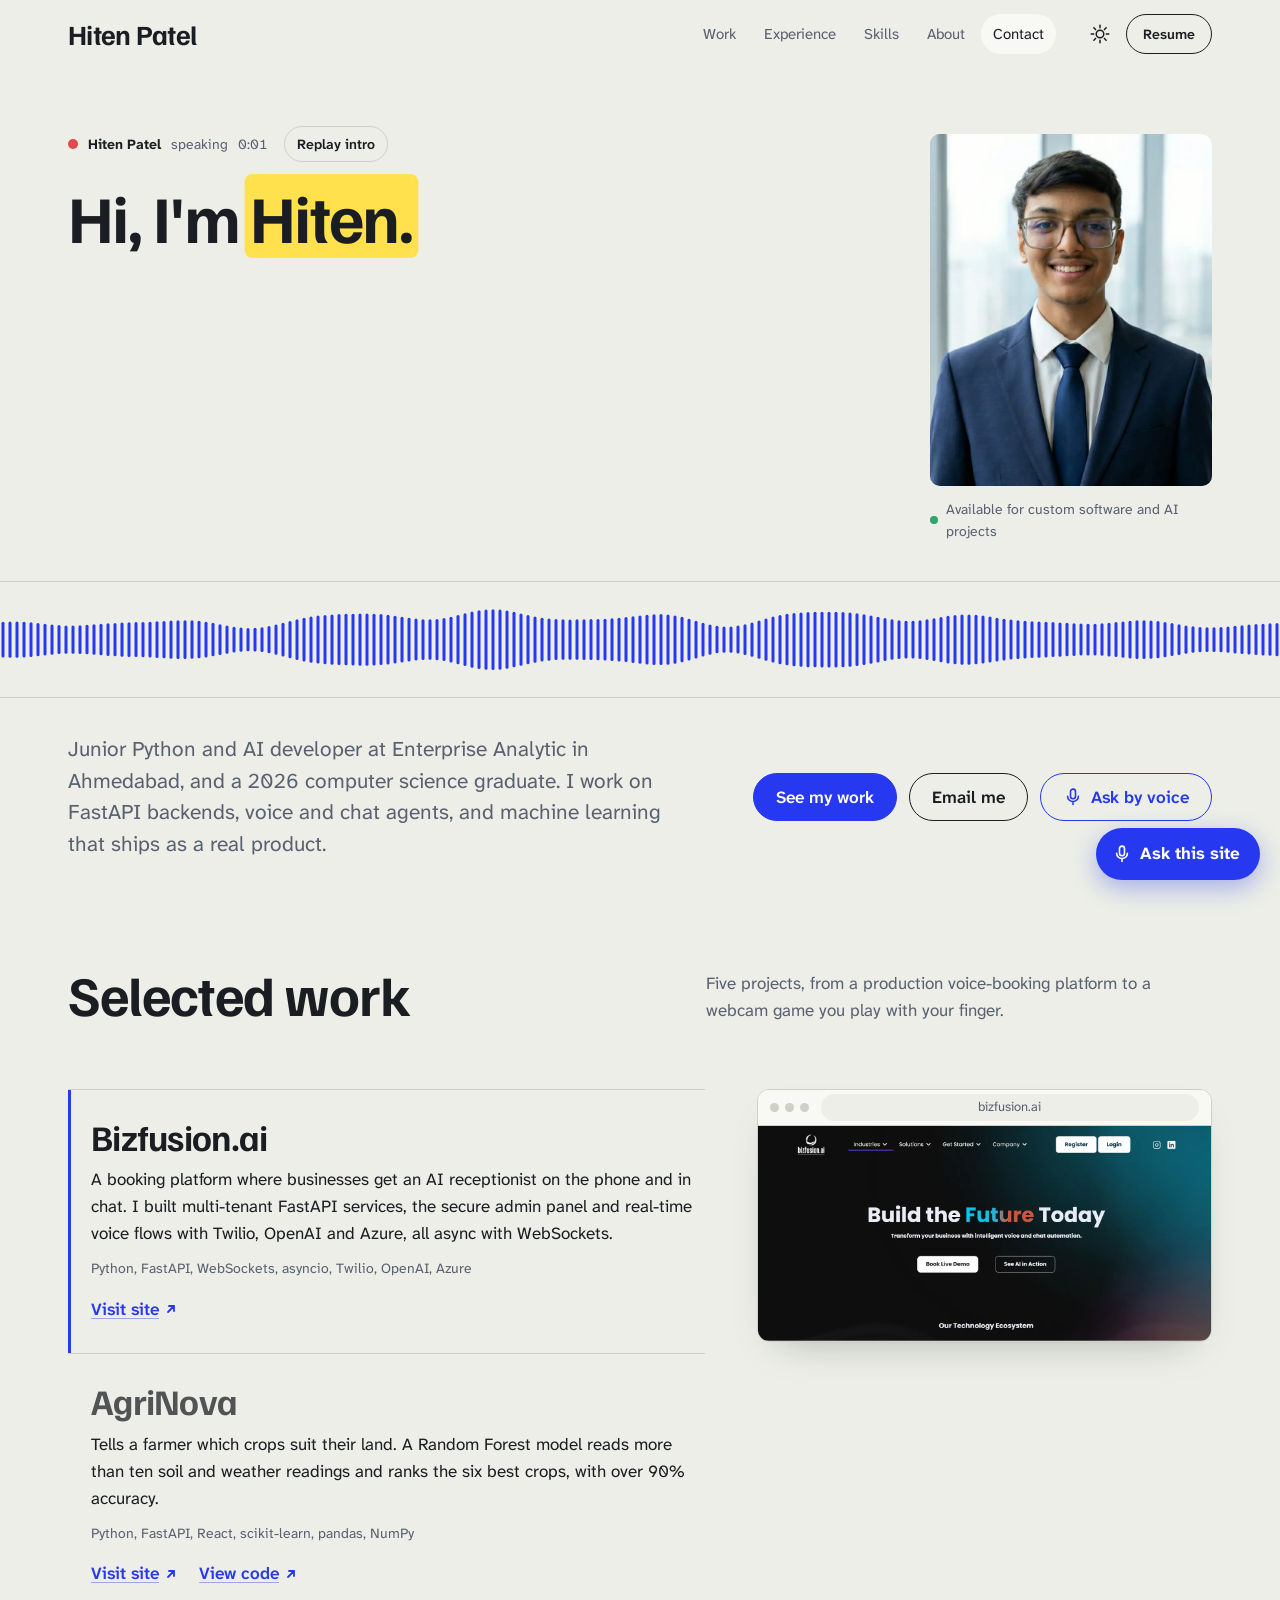
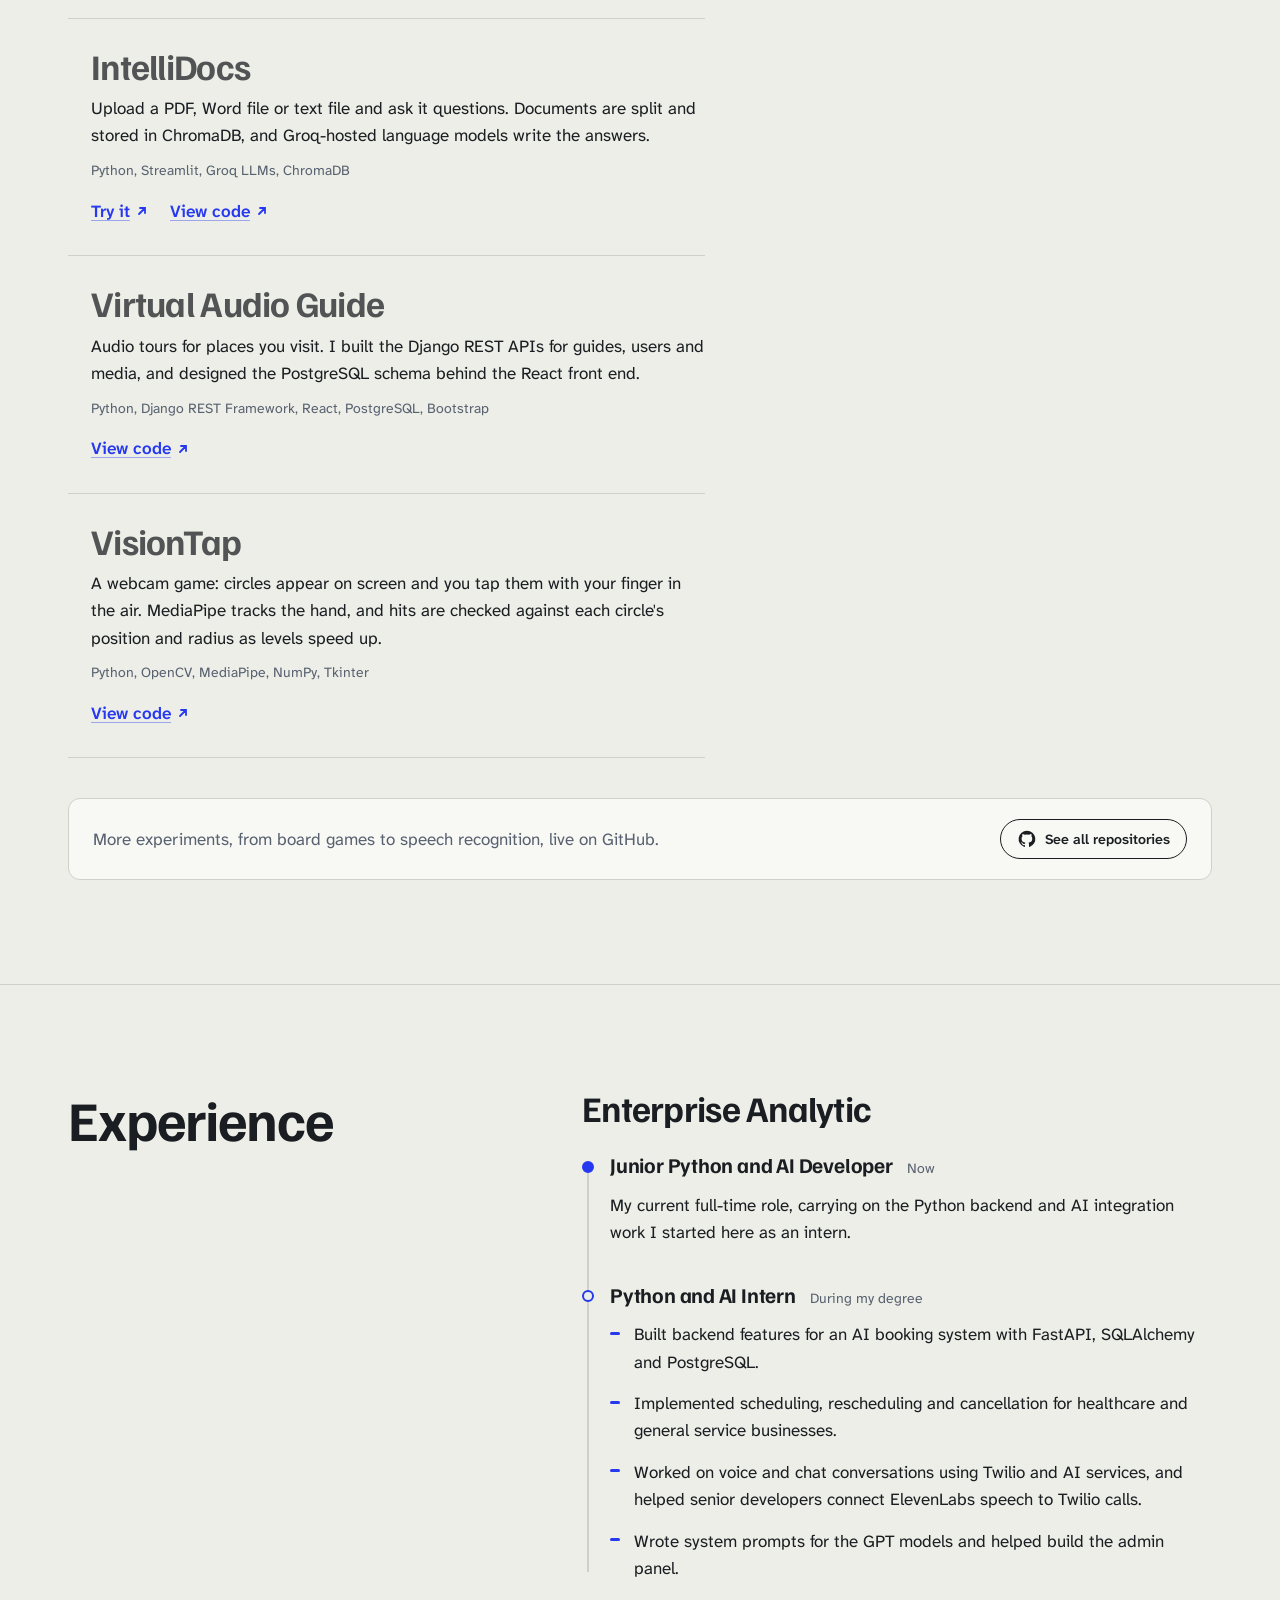
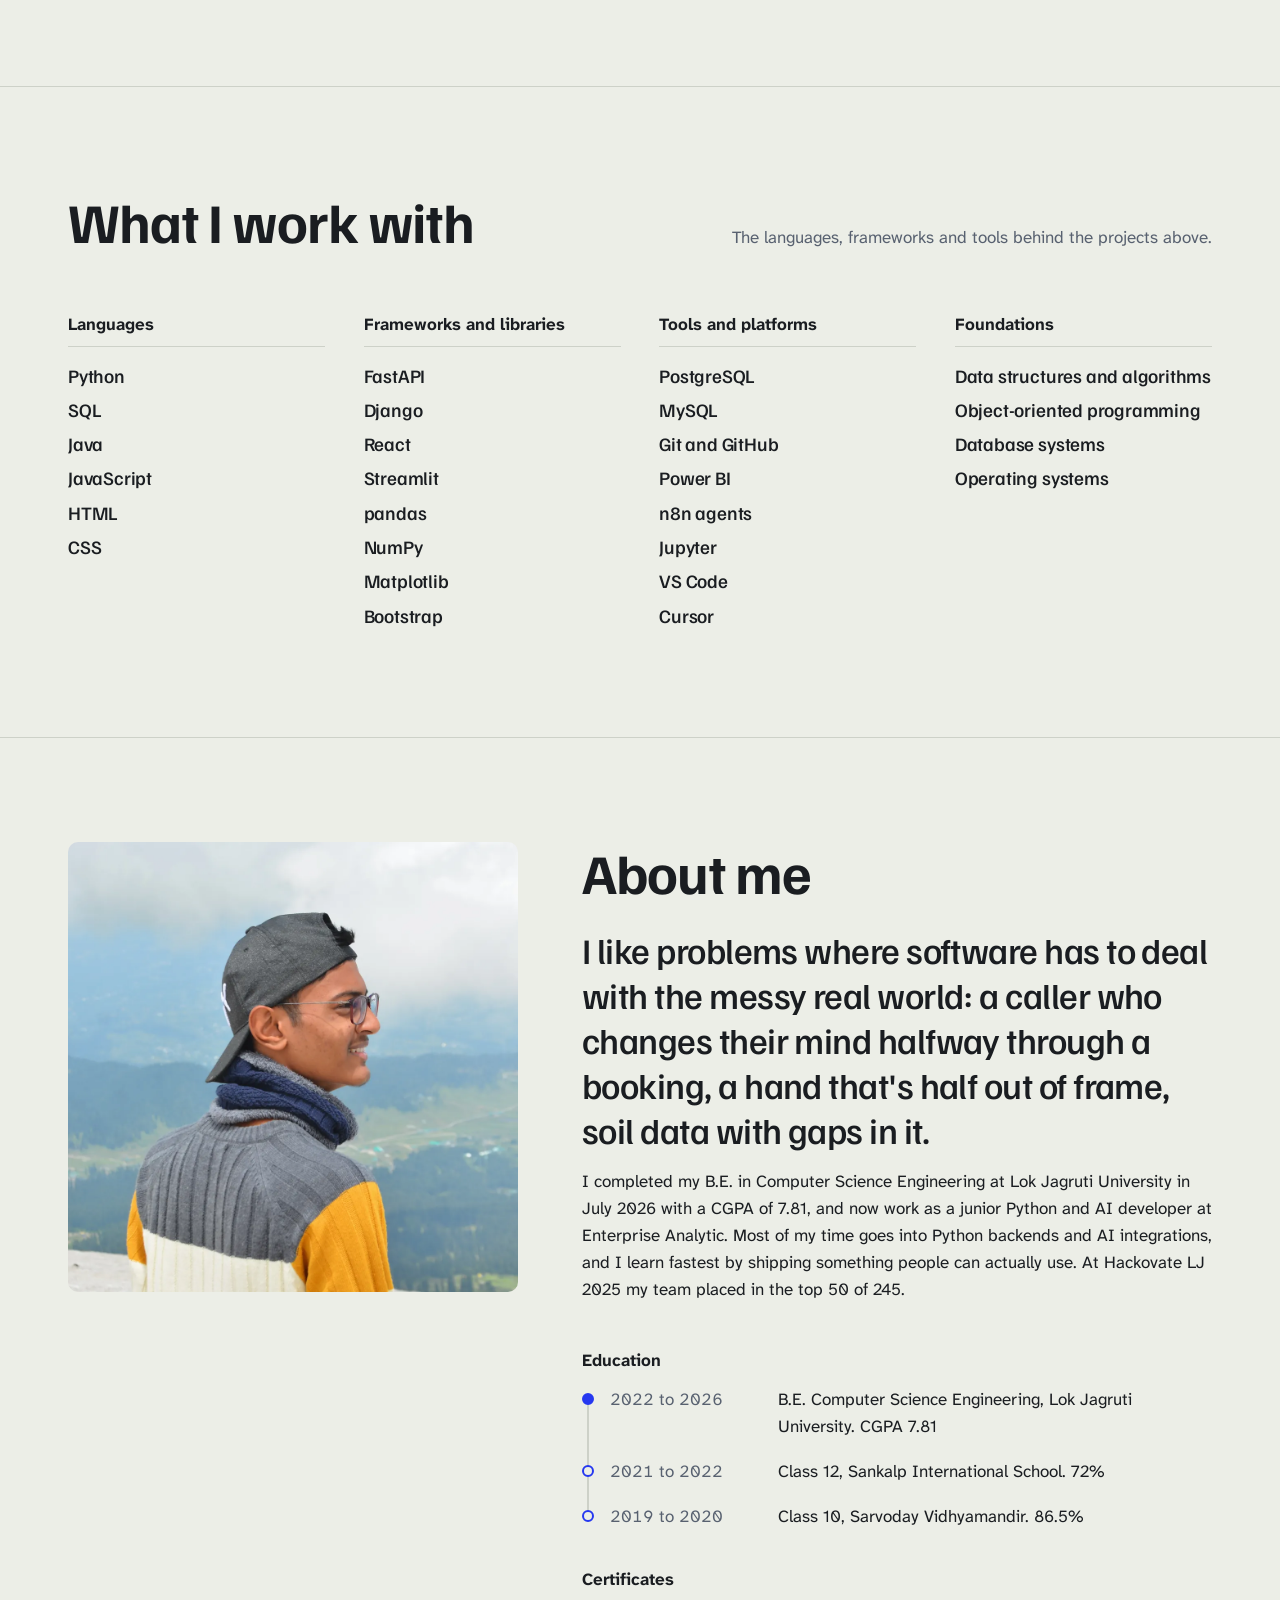
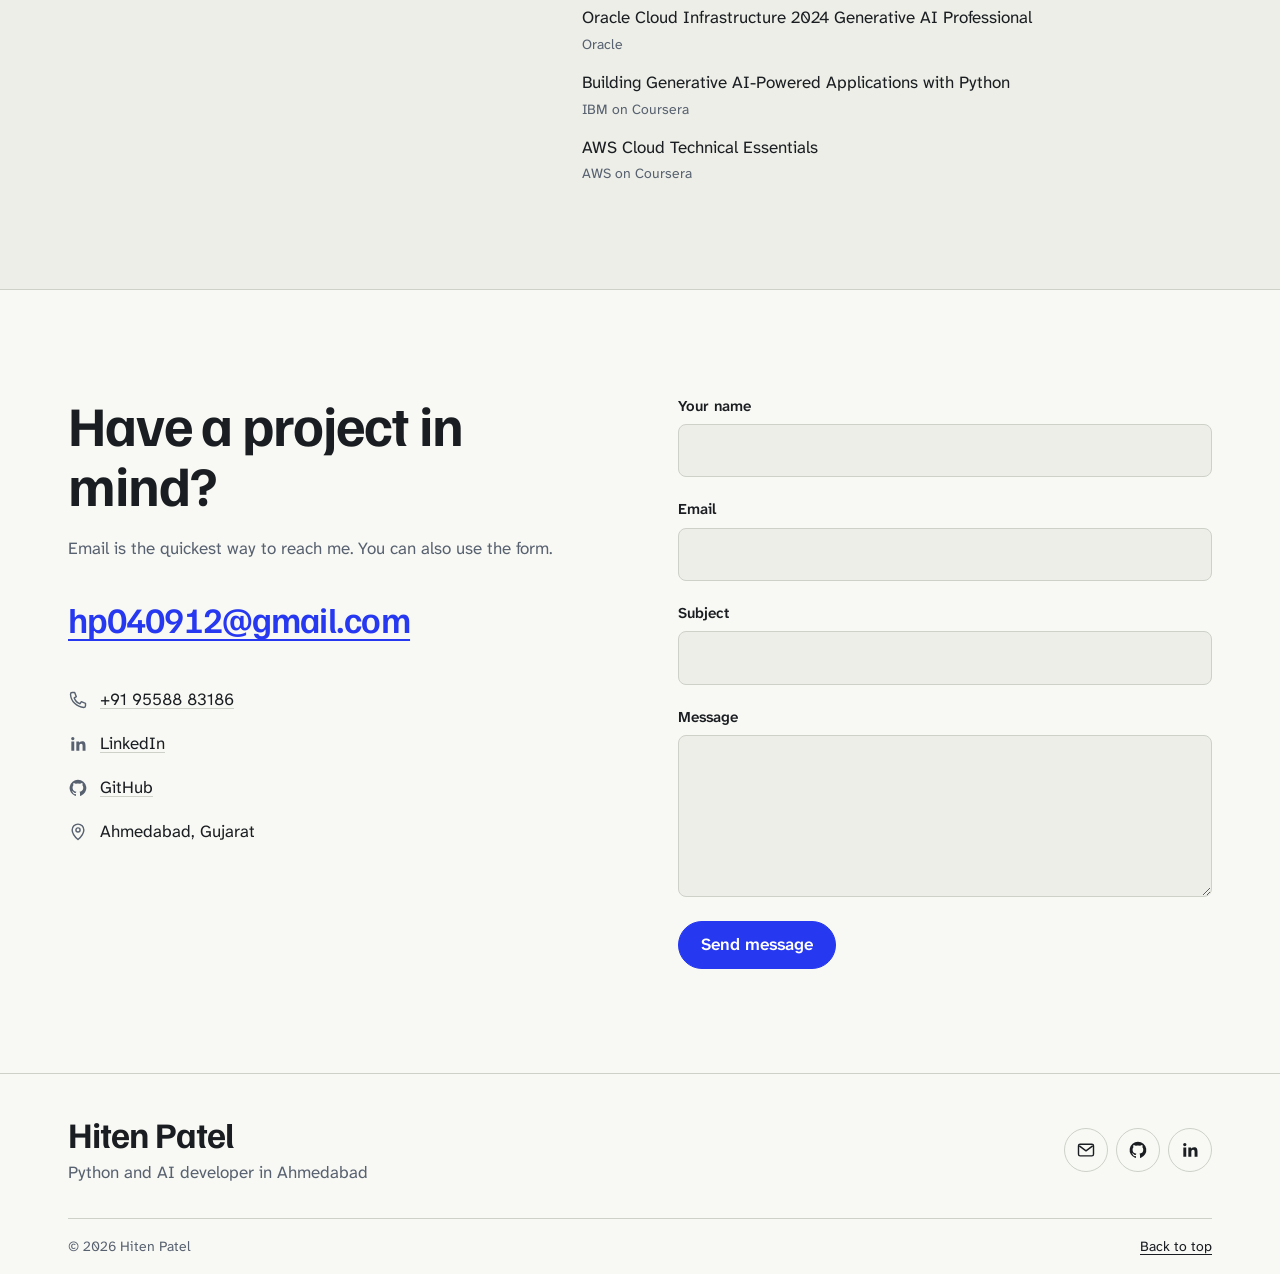
<file: index.html>
<!DOCTYPE html>
<html lang="en">
<head>
    <meta charset="UTF-8">
    <meta name="viewport" content="width=device-width, initial-scale=1.0">
    <title>Hiten Patel | Python and AI Developer</title>
    <meta name="description" content="Hiten Patel is a Python and AI developer in Ahmedabad building voice and chat agents, FastAPI backends and machine learning tools.">
    <meta property="og:title" content="Hiten Patel | Python and AI Developer">
    <meta property="og:description" content="Custom software, AI agents and AI integrations, built by Hiten Patel.">
    <meta property="og:image" content="images/web/hiten-portrait.webp">
    <meta name="theme-color" content="#ECEEE7" media="(prefers-color-scheme: light)">
    <meta name="theme-color" content="#15171B" media="(prefers-color-scheme: dark)">
    <link rel="icon" href="data:image/svg+xml,%3Csvg xmlns='http://www.w3.org/2000/svg' viewBox='0 0 32 32'%3E%3Crect width='32' height='32' rx='8' fill='%232638F0'/%3E%3Cg fill='%23fff'%3E%3Crect x='6' y='13' width='3' height='6' rx='1.5'/%3E%3Crect x='11' y='8' width='3' height='16' rx='1.5'/%3E%3Crect x='16' y='11' width='3' height='10' rx='1.5'/%3E%3Crect x='21' y='6' width='3' height='20' rx='1.5'/%3E%3C/g%3E%3C/svg%3E">
    <link rel="preconnect" href="https://fonts.googleapis.com">
    <link rel="preconnect" href="https://fonts.gstatic.com" crossorigin>
    <link href="https://fonts.googleapis.com/css2?family=Atkinson+Hyperlegible+Next:ital,wght@0,400;0,600;0,700;1,400&family=Familjen+Grotesk:wght@400..700&display=swap" rel="stylesheet">
    <link rel="stylesheet" href="css/style.css">
    <script>
        try { var t = localStorage.getItem('theme'); if (t) document.documentElement.setAttribute('data-theme', t); } catch (e) {}
    </script>
</head>
<body>
    <a class="skip-link" href="#main">Skip to content</a>

    <header class="site-header" id="top">
        <div class="wrap header-inner">
            <a href="#top" class="wordmark" aria-label="Hiten Patel, back to top">
                Hiten Patel
            </a>

            <nav class="site-nav" id="site-nav" aria-label="Main">
                <a href="#work">Work</a>
                <a href="#experience">Experience</a>
                <a href="#skills">Skills</a>
                <a href="#about">About</a>
                <a href="#contact">Contact</a>
                <a href="images/hitenCV.pdf" class="nav-resume" target="_blank" rel="noopener">Resume (PDF)</a>
            </nav>

            <div class="header-actions">
                <button class="icon-btn theme-toggle" type="button" aria-label="Switch colour theme">
                    <svg class="i-sun" viewBox="0 0 24 24" aria-hidden="true"><circle cx="12" cy="12" r="4.5"/><path d="M12 1.5v3M12 19.5v3M4.6 4.6l2.1 2.1M17.3 17.3l2.1 2.1M1.5 12h3M19.5 12h3M4.6 19.4l2.1-2.1M17.3 6.7l2.1-2.1"/></svg>
                    <svg class="i-moon" viewBox="0 0 24 24" aria-hidden="true"><path d="M20.5 14.2A8.5 8.5 0 0 1 9.8 3.5a8.5 8.5 0 1 0 10.7 10.7z"/></svg>
                </button>
                <a class="btn btn-small" href="images/hitenCV.pdf" target="_blank" rel="noopener">Resume</a>
                <button class="icon-btn menu-toggle" type="button" aria-expanded="false" aria-controls="site-nav" aria-label="Open menu">
                    <svg viewBox="0 0 24 24" aria-hidden="true"><path d="M3 7h18M3 12h18M3 17h18"/></svg>
                </button>
            </div>
        </div>
    </header>

    <main id="main">
        <!-- Hero: the intro transcribes itself like a live caption -->
        <section class="hero" aria-labelledby="hero-title">
            <div class="wrap hero-grid">
                <div class="hero-copy">
                    <div class="speaker">
                        <span class="speaker-dot" aria-hidden="true"></span>
                        <span class="speaker-name" aria-hidden="true">Hiten Patel</span>
                        <span class="speaker-status" data-status aria-hidden="true">speaking</span>
                        <span class="speaker-time" data-timer aria-hidden="true">0:00</span>
                        <button class="replay" type="button" data-replay>Replay intro</button>
                    </div>

                    <h1 class="transcript" id="hero-title" data-transcript>Hi, I'm Hiten. I build custom software, AI agents and the integrations that put AI to work.</h1>
                </div>

                <figure class="hero-portrait">
                    <img src="images/web/hiten-portrait.webp" width="900" height="933" alt="Hiten Patel in a navy suit, smiling" fetchpriority="high">
                    <figcaption>Available for custom software and AI projects</figcaption>
                </figure>
            </div>

            <div class="wave-wrap">
                <canvas class="wave" data-wave aria-hidden="true" title="Move your cursor over the waveform"></canvas>
            </div>

            <div class="wrap hero-foot">
                <p class="hero-sub">Junior Python and AI developer at Enterprise Analytic in Ahmedabad, and a 2026 computer science graduate. I work on FastAPI backends, voice and chat agents, and machine learning that ships as a real product.</p>
                <div class="hero-actions">
                    <a class="btn btn-primary" href="#work">See my work</a>
                    <a class="btn" href="mailto:hp040912@gmail.com">Email me</a>
                    <button class="btn btn-ask" type="button" data-ask-open data-ask-listen><svg viewBox="0 0 24 24" aria-hidden="true"><rect x="9" y="2.5" width="6" height="11.5" rx="3"/><path d="M5.5 11a6.5 6.5 0 0 0 13 0M12 17.5V21"/></svg>Ask by voice</button>
                </div>
            </div>
        </section>

        <!-- Work -->
        <section class="section work" id="work" aria-labelledby="work-title">
            <div class="wrap">
                <div class="section-head">
                    <h2 id="work-title">Selected work</h2>
                    <p>Five projects, from a production voice-booking platform to a webcam game you play with your finger.</p>
                </div>

                <div class="work-layout">
                    <ol class="project-list" data-projects>
                        <li class="project is-active" data-image="images/web/bizfusion.webp" data-url="bizfusion.ai">
                            <img class="project-shot" src="images/web/bizfusion.webp" width="1400" height="665" alt="Bizfusion.ai landing page" loading="lazy">
                            <div class="project-body">
                                <h3 class="project-title">Bizfusion.ai</h3>
                                <p>A booking platform where businesses get an AI receptionist on the phone and in chat. I built multi-tenant FastAPI services, the secure admin panel and real-time voice flows with Twilio, OpenAI and Azure, all async with WebSockets.</p>
                                <p class="project-stack">Python, FastAPI, WebSockets, asyncio, Twilio, OpenAI, Azure</p>
                                <div class="project-links">
                                    <a href="https://bizfusion.ai/" target="_blank" rel="noopener">Visit site<svg viewBox="0 0 16 16" aria-hidden="true"><path d="M5 11 11 5M6 5h5v5"/></svg></a>
                                </div>
                            </div>
                        </li>
                        <li class="project" data-image="images/web/agrinova.webp" data-url="agrinova.me">
                            <img class="project-shot" src="images/web/agrinova.webp" width="1400" height="689" alt="AgriNova home page with a green crop field" loading="lazy">
                            <div class="project-body">
                                <h3 class="project-title">AgriNova</h3>
                                <p>Tells a farmer which crops suit their land. A Random Forest model reads more than ten soil and weather readings and ranks the six best crops, with over 90% accuracy.</p>
                                <p class="project-stack">Python, FastAPI, React, scikit-learn, pandas, NumPy</p>
                                <div class="project-links">
                                    <a href="https://agrinova.me/" target="_blank" rel="noopener">Visit site<svg viewBox="0 0 16 16" aria-hidden="true"><path d="M5 11 11 5M6 5h5v5"/></svg></a>
                                    <a href="https://github.com/hitten04/AgriNova" target="_blank" rel="noopener">View code<svg viewBox="0 0 16 16" aria-hidden="true"><path d="M5 11 11 5M6 5h5v5"/></svg></a>
                                </div>
                            </div>
                        </li>
                        <li class="project" data-image="images/web/intellidocs.webp" data-url="intellidocs1.streamlit.app">
                            <img class="project-shot" src="images/web/intellidocs.webp" width="1400" height="662" alt="IntelliDocs app with a document upload sidebar" loading="lazy">
                            <div class="project-body">
                                <h3 class="project-title">IntelliDocs</h3>
                                <p>Upload a PDF, Word file or text file and ask it questions. Documents are split and stored in ChromaDB, and Groq-hosted language models write the answers.</p>
                                <p class="project-stack">Python, Streamlit, Groq LLMs, ChromaDB</p>
                                <div class="project-links">
                                    <a href="https://intellidocs1.streamlit.app/" target="_blank" rel="noopener">Try it<svg viewBox="0 0 16 16" aria-hidden="true"><path d="M5 11 11 5M6 5h5v5"/></svg></a>
                                    <a href="https://github.com/hitten04/IntelliDocs" target="_blank" rel="noopener">View code<svg viewBox="0 0 16 16" aria-hidden="true"><path d="M5 11 11 5M6 5h5v5"/></svg></a>
                                </div>
                            </div>
                        </li>
                        <li class="project" data-image="images/web/virtualaudioguide.webp" data-url="github.com/hitten04/VirtualAudioGuide">
                            <img class="project-shot" src="images/web/virtualaudioguide.webp" width="1400" height="687" alt="Virtual Audio Guide home page, Discover the World Through Sound" loading="lazy">
                            <div class="project-body">
                                <h3 class="project-title">Virtual Audio Guide</h3>
                                <p>Audio tours for places you visit. I built the Django REST APIs for guides, users and media, and designed the PostgreSQL schema behind the React front end.</p>
                                <p class="project-stack">Python, Django REST Framework, React, PostgreSQL, Bootstrap</p>
                                <div class="project-links">
                                    <a href="https://github.com/hitten04/VirtualAudioGuide" target="_blank" rel="noopener">View code<svg viewBox="0 0 16 16" aria-hidden="true"><path d="M5 11 11 5M6 5h5v5"/></svg></a>
                                </div>
                            </div>
                        </li>
                        <li class="project" data-image="images/web/visiontap-cover.webp" data-url="github.com/hitten04/VisionTap">
                            <img class="project-shot" src="images/web/visiontap-cover.webp" width="1400" height="788" alt="VisionTap cover: Hiten raising his hand with tracking points drawn on it, next to a screenshot of the game and the OpenCV, Python and MediaPipe logos" loading="lazy">
                            <div class="project-body">
                                <h3 class="project-title">VisionTap</h3>
                                <p>A webcam game: circles appear on screen and you tap them with your finger in the air. MediaPipe tracks the hand, and hits are checked against each circle's position and radius as levels speed up.</p>
                                <p class="project-stack">Python, OpenCV, MediaPipe, NumPy, Tkinter</p>
                                <div class="project-links">
                                    <a href="https://github.com/hitten04/VisionTap-Circles-game-using-Opencv" target="_blank" rel="noopener">View code<svg viewBox="0 0 16 16" aria-hidden="true"><path d="M5 11 11 5M6 5h5v5"/></svg></a>
                                </div>
                            </div>
                        </li>
                    </ol>

                    <div class="project-preview" aria-hidden="true">
                        <div class="preview-window">
                            <div class="preview-bar">
                                <span class="preview-dots"><i></i><i></i><i></i></span>
                                <span class="preview-url" data-preview-url>bizfusion.ai</span>
                            </div>
                            <div class="preview-frame" data-preview>
                                <img src="images/web/bizfusion.webp" alt="" class="is-shown">
                            </div>
                        </div>
                    </div>
                </div>

                <div class="more-work">
                    <p>More experiments, from board games to speech recognition, live on GitHub.</p>
                    <a class="btn btn-small" href="https://github.com/hitten04" target="_blank" rel="noopener"><svg viewBox="0 0 24 24" aria-hidden="true"><path class="fill" d="M12 2a10 10 0 0 0-3.2 19.5c.5.1.7-.2.7-.5v-1.7c-2.8.6-3.4-1.3-3.4-1.3-.4-1.2-1.1-1.5-1.1-1.5-.9-.6.1-.6.1-.6 1 .1 1.5 1 1.5 1 .9 1.5 2.3 1.1 2.9.8.1-.6.3-1.1.6-1.3-2.2-.3-4.6-1.1-4.6-5 0-1.1.4-2 1-2.7-.1-.3-.4-1.3.1-2.7 0 0 .8-.3 2.8 1a9.6 9.6 0 0 1 5 0c1.9-1.3 2.8-1 2.8-1 .5 1.4.2 2.4.1 2.7.6.7 1 1.6 1 2.7 0 3.9-2.3 4.7-4.6 5 .4.3.7.9.7 1.9V21c0 .3.2.6.7.5A10 10 0 0 0 12 2"/></svg>See all repositories</a>
                </div>
            </div>
        </section>

        <!-- Experience -->
        <section class="section experience" id="experience" aria-labelledby="experience-title">
            <div class="wrap exp-grid">
                <h2 id="experience-title">Experience</h2>
                <article class="job">
                    <header class="job-head">
                        <h3>Enterprise Analytic</h3>
                    </header>
                    <ol class="roles">
                        <li class="role is-current">
                            <div class="role-head">
                                <h4>Junior Python and AI Developer</h4>
                                <span class="role-when">Now</span>
                            </div>
                            <p>My current full-time role, carrying on the Python backend and AI integration work I started here as an intern.</p>
                        </li>
                        <li class="role">
                            <div class="role-head">
                                <h4>Python and AI Intern</h4>
                                <span class="role-when">During my degree</span>
                            </div>
                            <ul class="job-points">
                                <li>Built backend features for an AI booking system with FastAPI, SQLAlchemy and PostgreSQL.</li>
                                <li>Implemented scheduling, rescheduling and cancellation for healthcare and general service businesses.</li>
                                <li>Worked on voice and chat conversations using Twilio and AI services, and helped senior developers connect ElevenLabs speech to Twilio calls.</li>
                                <li>Wrote system prompts for the GPT models and helped build the admin panel.</li>
                            </ul>
                        </li>
                    </ol>
                </article>
            </div>
        </section>

        <!-- Skills -->
        <section class="section skills" id="skills" aria-labelledby="skills-title">
            <div class="wrap">
                <div class="section-head">
                    <h2 id="skills-title">What I work with</h2>
                    <p>The languages, frameworks and tools behind the projects above.</p>
                </div>
                <div class="skill-groups">
                    <div class="skill-group">
                        <h3>Languages</h3>
                        <ul><li>Python</li><li>SQL</li><li>Java</li><li>JavaScript</li><li>HTML</li><li>CSS</li></ul>
                    </div>
                    <div class="skill-group">
                        <h3>Frameworks and libraries</h3>
                        <ul><li>FastAPI</li><li>Django</li><li>React</li><li>Streamlit</li><li>pandas</li><li>NumPy</li><li>Matplotlib</li><li>Bootstrap</li></ul>
                    </div>
                    <div class="skill-group">
                        <h3>Tools and platforms</h3>
                        <ul><li>PostgreSQL</li><li>MySQL</li><li>Git and GitHub</li><li>Power BI</li><li>n8n agents</li><li>Jupyter</li><li>VS Code</li><li>Cursor</li></ul>
                    </div>
                    <div class="skill-group">
                        <h3>Foundations</h3>
                        <ul><li>Data structures and algorithms</li><li>Object-oriented programming</li><li>Database systems</li><li>Operating systems</li></ul>
                    </div>
                </div>
            </div>
        </section>

        <!-- About -->
        <section class="section about" id="about" aria-labelledby="about-title">
            <div class="wrap about-grid">
                <figure class="about-photo">
                    <img src="images/web/hiten-mountains.webp" width="1100" height="1100" alt="Hiten in a cap and scarf, looking out over misty mountains" loading="lazy">
                </figure>
                <div class="about-copy">
                    <h2 id="about-title">About me</h2>
                    <p class="lead">I like problems where software has to deal with the messy real world: a caller who changes their mind halfway through a booking, a hand that's half out of frame, soil data with gaps in it.</p>
                    <p>I completed my B.E. in Computer Science Engineering at Lok Jagruti University in July 2026 with a CGPA of 7.81, and now work as a junior Python and AI developer at Enterprise Analytic. Most of my time goes into Python backends and AI integrations, and I learn fastest by shipping something people can actually use. At Hackovate LJ 2025 my team placed in the top 50 of 245.</p>

                    <div class="facts">
                        <div class="fact-block">
                            <h3>Education</h3>
                            <ol class="timeline">
                                <li><span class="tl-year">2022 to 2026</span><span class="tl-what">B.E. Computer Science Engineering, Lok Jagruti University. CGPA 7.81</span></li>
                                <li><span class="tl-year">2021 to 2022</span><span class="tl-what">Class 12, Sankalp International School. 72%</span></li>
                                <li><span class="tl-year">2019 to 2020</span><span class="tl-what">Class 10, Sarvoday Vidhyamandir. 86.5%</span></li>
                            </ol>
                        </div>
                        <div class="fact-block">
                            <h3>Certificates</h3>
                            <ul class="certs">
                                <li>Oracle Cloud Infrastructure 2024 Generative AI Professional <span>Oracle</span></li>
                                <li>Building Generative AI-Powered Applications with Python <span>IBM on Coursera</span></li>
                                <li>AWS Cloud Technical Essentials <span>AWS on Coursera</span></li>
                            </ul>
                        </div>
                    </div>
                </div>
            </div>
        </section>

        <!-- Contact -->
        <section class="section contact" id="contact" aria-labelledby="contact-title">
            <div class="wrap contact-grid">
                <div class="contact-copy">
                    <h2 id="contact-title">Have a project in mind?</h2>
                    <p>Email is the quickest way to reach me. You can also use the form.</p>
                    <a class="contact-email" href="mailto:hp040912@gmail.com">hp040912@gmail.com</a>
                    <ul class="contact-list">
                        <li><svg viewBox="0 0 24 24" aria-hidden="true"><path d="M5 3h3l2 5-2.5 1.5a11 11 0 0 0 7 7L16 14l5 2v3a2 2 0 0 1-2 2A17 17 0 0 1 3 5a2 2 0 0 1 2-2"/></svg><a href="tel:+919558883186">+91 95588 83186</a></li>
                        <li><svg viewBox="0 0 24 24" aria-hidden="true"><path d="M4 9h3.5v11H4zM5.75 3.5a2 2 0 1 1 0 4 2 2 0 0 1 0-4zM10 9h3.3v1.6c.5-.9 1.7-1.9 3.6-1.9 3.6 0 4.1 2.3 4.1 5.3V20h-3.5v-5.3c0-1.3 0-2.9-1.8-2.9s-2.1 1.4-2.1 2.8V20H10z" class="fill"/></svg><a href="https://www.linkedin.com/in/hitenpatel2004" target="_blank" rel="noopener">LinkedIn</a></li>
                        <li><svg viewBox="0 0 24 24" aria-hidden="true"><path class="fill" d="M12 2a10 10 0 0 0-3.2 19.5c.5.1.7-.2.7-.5v-1.7c-2.8.6-3.4-1.3-3.4-1.3-.4-1.2-1.1-1.5-1.1-1.5-.9-.6.1-.6.1-.6 1 .1 1.5 1 1.5 1 .9 1.5 2.3 1.1 2.9.8.1-.6.3-1.1.6-1.3-2.2-.3-4.6-1.1-4.6-5 0-1.1.4-2 1-2.7-.1-.3-.4-1.3.1-2.7 0 0 .8-.3 2.8 1a9.6 9.6 0 0 1 5 0c1.9-1.3 2.8-1 2.8-1 .5 1.4.2 2.4.1 2.7.6.7 1 1.6 1 2.7 0 3.9-2.3 4.7-4.6 5 .4.3.7.9.7 1.9V21c0 .3.2.6.7.5A10 10 0 0 0 12 2"/></svg><a href="https://github.com/hitten04" target="_blank" rel="noopener">GitHub</a></li>
                        <li><svg viewBox="0 0 24 24" aria-hidden="true"><path d="M12 21s-7-6.1-7-11.5a7 7 0 0 1 14 0C19 14.9 12 21 12 21z"/><circle cx="12" cy="9.5" r="2.5"/></svg><span>Ahmedabad, Gujarat</span></li>
                    </ul>
                </div>

                <form class="contact-form" id="contactForm" action="https://formspree.io/f/moveqwob" method="POST" novalidate>
                    <div class="field">
                        <label for="name">Your name</label>
                        <input type="text" id="name" name="name" autocomplete="name" required>
                        <p class="field-error" id="name-error" hidden>Enter your name so I know who to reply to.</p>
                    </div>
                    <div class="field">
                        <label for="email">Email</label>
                        <input type="email" id="email" name="email" autocomplete="email" required>
                        <p class="field-error" id="email-error" hidden>Enter an email address like name@example.com.</p>
                    </div>
                    <div class="field">
                        <label for="subject">Subject</label>
                        <input type="text" id="subject" name="subject" required>
                        <p class="field-error" id="subject-error" hidden>Add a short subject.</p>
                    </div>
                    <div class="field">
                        <label for="message">Message</label>
                        <textarea id="message" name="message" rows="5" required></textarea>
                        <p class="field-error" id="message-error" hidden>Write a message before sending.</p>
                    </div>
                    <input type="hidden" name="_next" value="thanks.html">
                    <button type="submit" class="btn btn-primary">Send message</button>
                </form>
            </div>
        </section>
    </main>

    <button class="ask-fab" type="button" data-ask-open data-ask-listen aria-label="Ask this site by voice" hidden><svg viewBox="0 0 24 24" aria-hidden="true"><rect x="9" y="2.5" width="6" height="11.5" rx="3"/><path d="M5.5 11a6.5 6.5 0 0 0 13 0M12 17.5V21"/></svg><span>Ask this site</span></button>

    <section class="ask" id="ask" role="dialog" aria-modal="false" aria-labelledby="ask-title" hidden>
        <div class="wrap ask-inner">
            <div class="ask-top">
                <h2 class="ask-title" id="ask-title">Ask this site</h2>
                <div class="ask-tools">
                    <label class="ask-toggle"><input type="checkbox" id="ask-speak" checked> Read answers aloud</label>
                    <button class="icon-btn" type="button" data-ask-close aria-label="Close Ask this site">
                        <svg viewBox="0 0 24 24" aria-hidden="true"><path d="M6 6l12 12M18 6 6 18"/></svg>
                    </button>
                </div>
            </div>

            <div class="ask-stage">
                <canvas class="ask-wave" data-ask-wave aria-hidden="true"></canvas>
                <div class="ask-dialogue">
                    <p class="ask-you" data-ask-you></p>
                    <p class="ask-answer is-prompt" data-ask-answer aria-hidden="true">Ask about Hiten's projects, skills, experience, or how to reach him.</p>
                    <p class="sr-only" data-ask-live aria-live="polite"></p>
                    <div class="ask-links" data-ask-links hidden></div>
                </div>
            </div>

            <div class="ask-chips" data-ask-chips aria-label="Suggested questions"></div>

            <form class="ask-form" data-ask-form>
                <label class="sr-only" for="ask-input">Type a question</label>
                <input id="ask-input" type="text" autocomplete="off" enterkeyhint="send" placeholder="For example: what does Hiten build?">
                <button class="ask-mic" type="button" data-ask-mic aria-pressed="false" aria-label="Ask by voice"><svg viewBox="0 0 24 24" aria-hidden="true"><rect x="9" y="2.5" width="6" height="11.5" rx="3"/><path d="M5.5 11a6.5 6.5 0 0 0 13 0M12 17.5V21"/></svg></button>
                <button class="btn btn-primary ask-send" type="submit">Ask</button>
            </form>
            <p class="ask-note" data-ask-note role="status"></p>
        </div>
    </section>

    <footer class="site-footer">
        <div class="wrap footer-inner">
            <div class="footer-id">
                <p class="footer-name">Hiten Patel</p>
                <p>Python and AI developer in Ahmedabad</p>
            </div>
            <ul class="footer-links">
                <li><a href="mailto:hp040912@gmail.com" aria-label="Email"><svg viewBox="0 0 24 24" aria-hidden="true"><rect x="3" y="5" width="18" height="14" rx="2"/><path d="m4 7 8 6 8-6"/></svg></a></li>
                <li><a href="https://github.com/hitten04" target="_blank" rel="noopener" aria-label="GitHub"><svg viewBox="0 0 24 24" aria-hidden="true"><path class="fill" d="M12 2a10 10 0 0 0-3.2 19.5c.5.1.7-.2.7-.5v-1.7c-2.8.6-3.4-1.3-3.4-1.3-.4-1.2-1.1-1.5-1.1-1.5-.9-.6.1-.6.1-.6 1 .1 1.5 1 1.5 1 .9 1.5 2.3 1.1 2.9.8.1-.6.3-1.1.6-1.3-2.2-.3-4.6-1.1-4.6-5 0-1.1.4-2 1-2.7-.1-.3-.4-1.3.1-2.7 0 0 .8-.3 2.8 1a9.6 9.6 0 0 1 5 0c1.9-1.3 2.8-1 2.8-1 .5 1.4.2 2.4.1 2.7.6.7 1 1.6 1 2.7 0 3.9-2.3 4.7-4.6 5 .4.3.7.9.7 1.9V21c0 .3.2.6.7.5A10 10 0 0 0 12 2"/></svg></a></li>
                <li><a href="https://www.linkedin.com/in/hitenpatel2004" target="_blank" rel="noopener" aria-label="LinkedIn"><svg viewBox="0 0 24 24" aria-hidden="true"><path class="fill" d="M4 9h3.5v11H4zM5.75 3.5a2 2 0 1 1 0 4 2 2 0 0 1 0-4zM10 9h3.3v1.6c.5-.9 1.7-1.9 3.6-1.9 3.6 0 4.1 2.3 4.1 5.3V20h-3.5v-5.3c0-1.3 0-2.9-1.8-2.9s-2.1 1.4-2.1 2.8V20H10z"/></svg></a></li>
            </ul>
        </div>
        <div class="wrap footer-base">
            <p>&copy; <span data-year>2026</span> Hiten Patel</p>
            <a href="#top">Back to top</a>
        </div>
    </footer>

    <script src="js/script.js"></script>
</body>
</html>
</file>
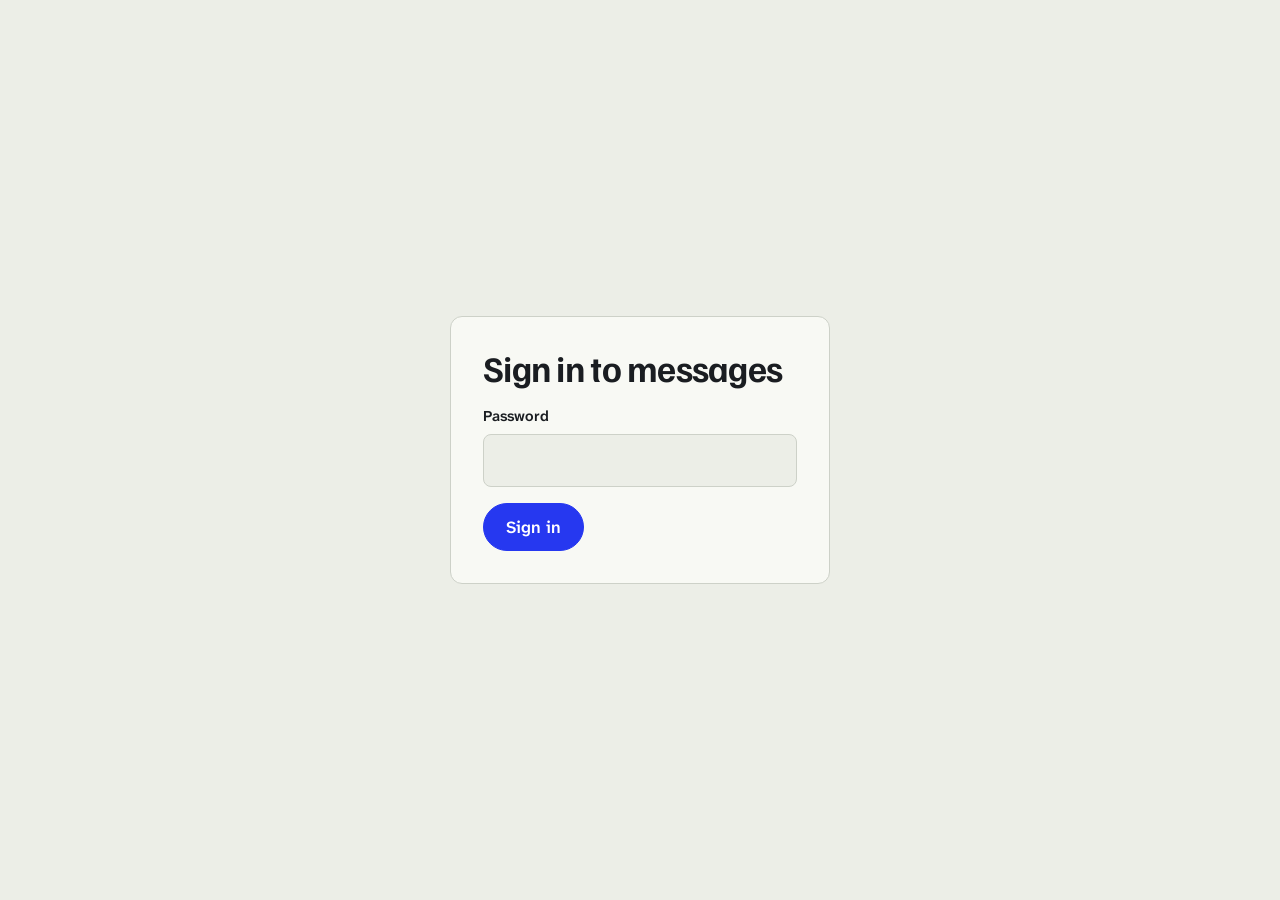
<file: admin.html>
<!DOCTYPE html>
<html lang="en">
<head>
    <meta charset="UTF-8">
    <meta name="viewport" content="width=device-width, initial-scale=1.0">
    <meta name="robots" content="noindex">
    <title>Messages | Hiten Patel</title>
    <link rel="icon" href="data:image/svg+xml,%3Csvg xmlns='http://www.w3.org/2000/svg' viewBox='0 0 32 32'%3E%3Crect width='32' height='32' rx='8' fill='%232638F0'/%3E%3Cg fill='%23fff'%3E%3Crect x='6' y='13' width='3' height='6' rx='1.5'/%3E%3Crect x='11' y='8' width='3' height='16' rx='1.5'/%3E%3Crect x='16' y='11' width='3' height='10' rx='1.5'/%3E%3Crect x='21' y='6' width='3' height='20' rx='1.5'/%3E%3C/g%3E%3C/svg%3E">
    <link rel="preconnect" href="https://fonts.googleapis.com">
    <link rel="preconnect" href="https://fonts.gstatic.com" crossorigin>
    <link href="https://fonts.googleapis.com/css2?family=Atkinson+Hyperlegible+Next:wght@400;600;700&family=Familjen+Grotesk:wght@400..700&display=swap" rel="stylesheet">
    <link rel="stylesheet" href="css/style.css">
    <script>
        try { var t = localStorage.getItem('theme'); if (t) document.documentElement.setAttribute('data-theme', t); } catch (e) {}
    </script>
    <style>
        .admin { padding-block: 3rem 5rem; }
        .admin-head {
            display: flex;
            flex-wrap: wrap;
            justify-content: space-between;
            align-items: center;
            gap: 1rem;
            margin-bottom: 1.5rem;
        }
        .admin-head h1 { font-size: var(--step-3); }
        .admin-actions { display: flex; flex-wrap: wrap; gap: 10px; margin-bottom: 2rem; }
        .admin-note { color: var(--slate); font-size: var(--step--1); margin-bottom: 2rem; max-width: 62ch; }

        .message {
            padding: 1.25rem 0;
            border-top: 1px solid var(--line);
        }
        .message:last-child { border-bottom: 1px solid var(--line); }
        .message-top { display: flex; flex-wrap: wrap; justify-content: space-between; gap: 0.5rem 1rem; }
        .message-from { font-weight: 700; }
        .message-date { color: var(--slate); font-size: var(--step--1); }
        .message-subject { margin-top: 0.4rem; font-family: var(--font-display); font-size: var(--step-1); font-weight: 600; }
        .message-body { margin-top: 0.4rem; max-width: 70ch; white-space: pre-wrap; }
        .message-email { margin-top: 0.5rem; }
        .message-email a { color: var(--ultra); }
        .empty { padding: 3rem 0; color: var(--slate); border-block: 1px solid var(--line); }

        .login {
            min-height: 100vh;
            display: grid;
            place-items: center;
            padding: 2rem var(--gutter);
        }
        .login-card {
            width: 100%;
            max-width: 380px;
            display: grid;
            gap: 1rem;
            padding: 2rem;
            background: var(--paper);
            border: 1px solid var(--line);
            border-radius: 12px;
        }
        .login-card h1 { font-size: var(--step-2); }
        .login-card .btn { justify-self: start; }
    </style>
</head>
<body>
    <div class="login" id="passwordModal">
        <form class="login-card" id="loginForm" novalidate>
            <h1>Sign in to messages</h1>
            <div class="field" id="pwField">
                <label for="adminPassword">Password</label>
                <input type="password" id="adminPassword" autocomplete="current-password" required>
                <p class="field-error" id="pwError" hidden>That password isn't right. Try again.</p>
            </div>
            <button type="submit" class="btn btn-primary">Sign in</button>
        </form>
    </div>

    <main class="wrap admin" id="adminContent" hidden>
        <div class="admin-head">
            <h1>Messages</h1>
            <a href="index.html" class="btn">Back to the portfolio</a>
        </div>
        <p class="admin-note">These are copies saved in this browser when the contact form is sent from it. Every message also goes to your inbox through Formspree.</p>
        <div class="admin-actions">
            <button id="addTestMessage" class="btn btn-small" type="button">Add a test message</button>
            <button id="clearMessages" class="btn btn-small" type="button">Delete all messages</button>
        </div>
        <div id="messagesContainer"></div>
    </main>

    <script>
        const passwordModal = document.getElementById('passwordModal');
        const adminContent = document.getElementById('adminContent');
        const adminPassword = document.getElementById('adminPassword');
        const pwField = document.getElementById('pwField');
        const pwError = document.getElementById('pwError');

        // Simple client-side gate only: anyone can read this password in the page source.
        const correctPassword = 'admin123';

        document.getElementById('loginForm').addEventListener('submit', (e) => {
            e.preventDefault();
            if (adminPassword.value === correctPassword) {
                passwordModal.hidden = true;
                passwordModal.style.display = 'none';
                adminContent.hidden = false;
                loadMessages();
            } else {
                pwField.classList.add('has-error');
                pwError.hidden = false;
                adminPassword.setAttribute('aria-invalid', 'true');
                adminPassword.setAttribute('aria-describedby', 'pwError');
                adminPassword.select();
            }
        });
        adminPassword.addEventListener('input', () => {
            pwField.classList.remove('has-error');
            pwError.hidden = true;
            adminPassword.removeAttribute('aria-invalid');
        });

        const readMessages = () => {
            try { return JSON.parse(localStorage.getItem('contactMessages')) || []; } catch (e) { return []; }
        };

        const el = (tag, cls, text) => {
            const n = document.createElement(tag);
            if (cls) n.className = cls;
            if (text != null) n.textContent = text;
            return n;
        };

        function loadMessages() {
            const box = document.getElementById('messagesContainer');
            box.textContent = '';
            const messages = readMessages().sort((a, b) => new Date(b.date) - new Date(a.date));

            if (messages.length === 0) {
                box.appendChild(el('p', 'empty', 'No messages saved in this browser yet. New ones appear here after someone sends the contact form.'));
                return;
            }

            messages.forEach(m => {
                const card = el('article', 'message');
                const top = el('div', 'message-top');
                top.append(el('span', 'message-from', m.name), el('span', 'message-date', new Date(m.date).toLocaleString()));
                const email = el('p', 'message-email');
                const a = el('a', null, m.email);
                a.href = 'mailto:' + m.email;
                email.appendChild(a);
                card.append(top, el('p', 'message-subject', m.subject), el('p', 'message-body', m.message), email);
                box.appendChild(card);
            });
        }

        document.getElementById('clearMessages').addEventListener('click', () => {
            if (confirm('Delete all saved messages from this browser? This cannot be undone.')) {
                try { localStorage.removeItem('contactMessages'); } catch (e) {}
                loadMessages();
            }
        });

        document.getElementById('addTestMessage').addEventListener('click', () => {
            const messages = readMessages();
            messages.push({
                name: 'Test User',
                email: 'test@example.com',
                subject: 'Test message',
                message: 'This is a test message to show how the message list works.',
                date: new Date().toISOString()
            });
            try { localStorage.setItem('contactMessages', JSON.stringify(messages)); } catch (e) {}
            loadMessages();
        });
    </script>
</body>
</html>
</file>
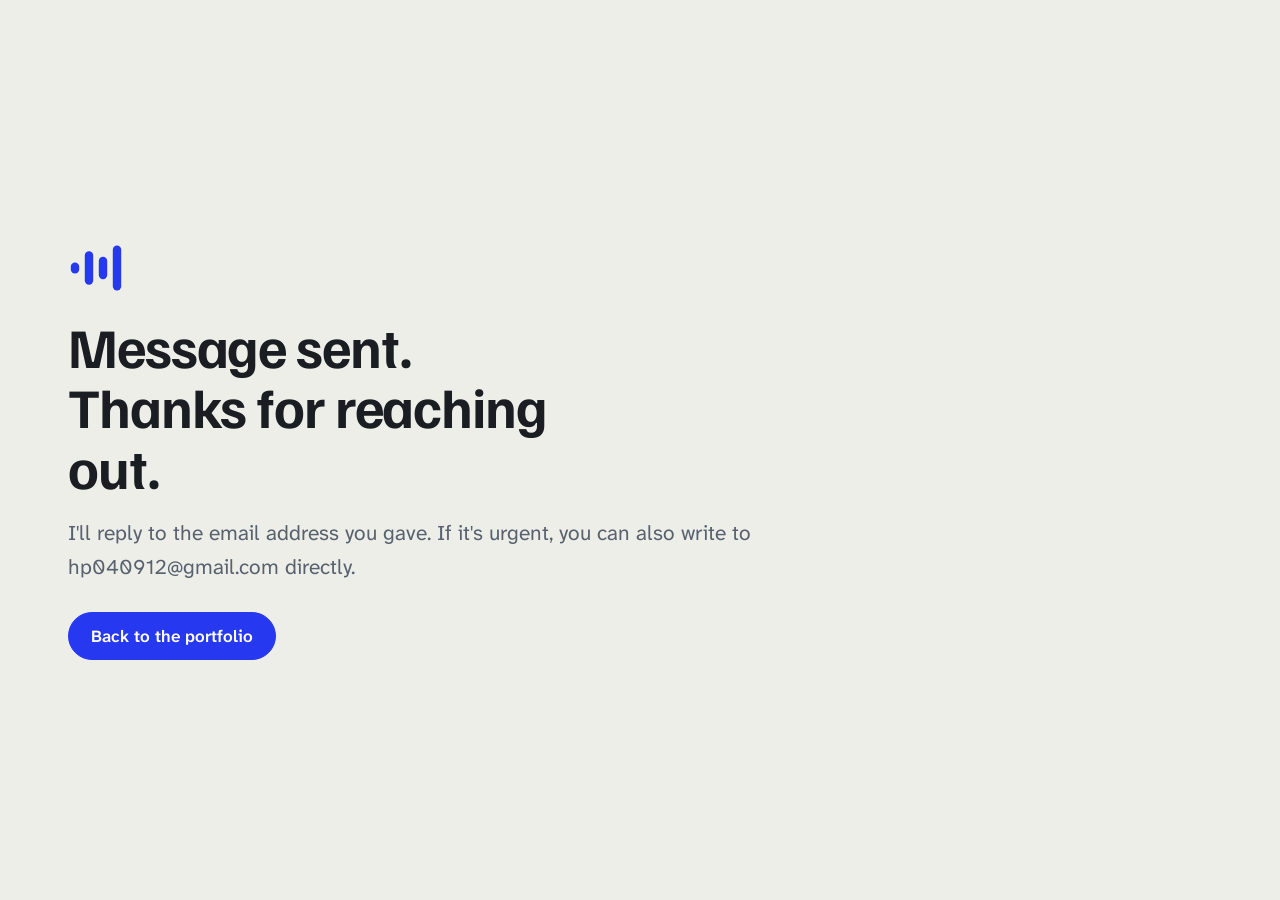
<file: thanks.html>
<!DOCTYPE html>
<html lang="en">
<head>
    <meta charset="UTF-8">
    <meta name="viewport" content="width=device-width, initial-scale=1.0">
    <title>Message sent | Hiten Patel</title>
    <link rel="icon" href="data:image/svg+xml,%3Csvg xmlns='http://www.w3.org/2000/svg' viewBox='0 0 32 32'%3E%3Crect width='32' height='32' rx='8' fill='%232638F0'/%3E%3Cg fill='%23fff'%3E%3Crect x='6' y='13' width='3' height='6' rx='1.5'/%3E%3Crect x='11' y='8' width='3' height='16' rx='1.5'/%3E%3Crect x='16' y='11' width='3' height='10' rx='1.5'/%3E%3Crect x='21' y='6' width='3' height='20' rx='1.5'/%3E%3C/g%3E%3C/svg%3E">
    <link rel="preconnect" href="https://fonts.googleapis.com">
    <link rel="preconnect" href="https://fonts.gstatic.com" crossorigin>
    <link href="https://fonts.googleapis.com/css2?family=Atkinson+Hyperlegible+Next:wght@400;600;700&family=Familjen+Grotesk:wght@400..700&display=swap" rel="stylesheet">
    <link rel="stylesheet" href="css/style.css">
    <script>
        try { var t = localStorage.getItem('theme'); if (t) document.documentElement.setAttribute('data-theme', t); } catch (e) {}
    </script>
    <style>
        .sent {
            min-height: 100vh;
            display: grid;
            align-content: center;
            gap: 1.25rem;
            padding-block: 4rem;
        }
        .sent-glyph { width: 56px; height: 56px; fill: var(--ultra); }
        .sent h1 { font-size: var(--step-3); max-width: 16ch; }
        .sent p { max-width: 52ch; color: var(--slate); font-size: var(--step-1); }
        .sent .btn { justify-self: start; margin-top: 0.5rem; }
    </style>
</head>
<body>
    <main class="wrap sent">
        <svg class="sent-glyph" viewBox="0 0 20 20" aria-hidden="true"><rect x="1" y="8" width="3" height="4" rx="1.5"/><rect x="6" y="4" width="3" height="12" rx="1.5"/><rect x="11" y="6" width="3" height="8" rx="1.5"/><rect x="16" y="2" width="3" height="16" rx="1.5"/></svg>
        <h1>Message sent. Thanks for reaching out.</h1>
        <p>I'll reply to the email address you gave. If it's urgent, you can also write to hp040912@gmail.com directly.</p>
        <a href="index.html" class="btn btn-primary">Back to the portfolio</a>
    </main>
</body>
</html>
</file>
<file: css/style.css>
/* ==========================================================
   Hiten Patel portfolio
   Concept: live caption. The intro transcribes itself over a
   voice waveform; everything else stays quiet and readable.
   ========================================================== */

:root {
    --chalk: #ECEEE7;       /* page ground */
    --paper: #F8F9F4;       /* raised surfaces */
    --graphite: #1A1D21;    /* text */
    --slate: #586170;       /* secondary text */
    --line: #CDD1C8;        /* rules and borders */
    --ultra: #2638F0;       /* waveform, links, primary action */
    --ultra-ink: #FFFFFF;   /* text on ultramarine */
    --caption: #FFE14D;     /* live-caption highlight, focus */
    --caption-ink: #1A1D21;

    --font-display: 'Familjen Grotesk', 'Segoe UI', system-ui, sans-serif;
    --font-body: 'Atkinson Hyperlegible Next', 'Segoe UI', system-ui, sans-serif;

    --step--1: 0.875rem;
    --step-0: 1.0625rem;
    --step-1: 1.3125rem;
    --step-2: clamp(1.6rem, 1.2rem + 1.6vw, 2.25rem);
    --step-3: clamp(2.1rem, 1.4rem + 3vw, 3.5rem);
    --step-hero: clamp(2.35rem, 1.3rem + 3.6vw, 4.5rem);

    --gutter: clamp(16px, 4vw, 48px);
    --max: 1240px;
    --section-space: clamp(4rem, 2.5rem + 5vw, 7rem);

    --ease-out: cubic-bezier(.2, .7, .2, 1);
    color-scheme: light;
}

@media (prefers-color-scheme: dark) {
    :root:not([data-theme="light"]) {
        --chalk: #15171B;
        --paper: #1D2025;
        --graphite: #E9EBE4;
        --slate: #A0A8B4;
        --line: #33373E;
        --ultra: #8E99FF;
        --ultra-ink: #0F1115;
        color-scheme: dark;
    }
}
:root[data-theme="dark"] {
    --chalk: #15171B;
    --paper: #1D2025;
    --graphite: #E9EBE4;
    --slate: #A0A8B4;
    --line: #33373E;
    --ultra: #8E99FF;
    --ultra-ink: #0F1115;
    color-scheme: dark;
}

/* ---------- base ---------- */
*, *::before, *::after { box-sizing: border-box; }
* { margin: 0; }

html {
    scroll-behavior: smooth;
    scroll-padding-top: 84px;
    -webkit-text-size-adjust: 100%;
}

body {
    background: var(--chalk);
    color: var(--graphite);
    font-family: var(--font-body);
    font-size: var(--step-0);
    line-height: 1.6;
    overflow-x: hidden;
    -webkit-font-smoothing: antialiased;
}

img { display: block; max-width: 100%; height: auto; }
ul, ol { padding: 0; list-style: none; }
button { font: inherit; color: inherit; }

a { color: inherit; text-decoration-thickness: 1px; text-underline-offset: 0.2em; }

h1, h2, h3 {
    font-family: var(--font-display);
    font-weight: 700;
    line-height: 1.08;
    letter-spacing: -0.02em;
}

:focus-visible {
    outline: 3px solid var(--caption);
    outline-offset: 3px;
    border-radius: 4px;
    box-shadow: 0 0 0 6px var(--graphite);
}

::selection { background: var(--caption); color: var(--caption-ink); }

.wrap {
    width: 100%;
    max-width: var(--max);
    margin-inline: auto;
    padding-inline: var(--gutter);
}

.skip-link {
    position: absolute;
    left: 12px;
    top: -60px;
    z-index: 100;
    padding: 10px 16px;
    background: var(--caption);
    color: var(--caption-ink);
    border-radius: 6px;
    font-weight: 700;
}
.skip-link:focus { top: 12px; }

/* ---------- buttons ---------- */
.btn {
    display: inline-flex;
    align-items: center;
    justify-content: center;
    gap: 8px;
    min-height: 48px;
    padding: 0 22px;
    border: 1.5px solid var(--graphite);
    border-radius: 999px;
    background: transparent;
    color: var(--graphite);
    font-weight: 600;
    text-decoration: none;
    cursor: pointer;
    transition: background-color .2s var(--ease-out), color .2s var(--ease-out), border-color .2s var(--ease-out);
}
@media (hover: hover) {
    .btn:hover { background: var(--graphite); color: var(--chalk); }
}

.btn-primary {
    background: var(--ultra);
    border-color: var(--ultra);
    color: var(--ultra-ink);
}
@media (hover: hover) {
    .btn-primary:hover { background: var(--graphite); border-color: var(--graphite); color: var(--chalk); }
}

.btn-small { min-height: 40px; padding: 0 16px; font-size: var(--step--1); }

.btn-ask { border-color: var(--ultra); color: var(--ultra); }
@media (hover: hover) {
    .btn-ask:hover { background: var(--ultra); border-color: var(--ultra); color: var(--ultra-ink); }
}

.icon-btn {
    display: inline-grid;
    place-items: center;
    width: 40px;
    height: 40px;
    border: 0;
    border-radius: 999px;
    background: transparent;
    cursor: pointer;
}
.icon-btn:hover { background: var(--line); }
.icon-btn svg {
    width: 20px;
    height: 20px;
    fill: none;
    stroke: currentColor;
    stroke-width: 1.8;
    stroke-linecap: round;
}

/* ---------- header ---------- */
.site-header {
    position: sticky;
    top: 0;
    z-index: 50;
    background: color-mix(in srgb, var(--chalk) 88%, transparent);
    backdrop-filter: saturate(1.4) blur(10px);
    -webkit-backdrop-filter: saturate(1.4) blur(10px);
    border-bottom: 1px solid transparent;
    transition: border-color .2s;
}
.site-header.is-scrolled { border-bottom-color: var(--line); }

.header-inner {
    display: flex;
    align-items: center;
    gap: 24px;
    height: 68px;
}

.wordmark {
    font-family: var(--font-display);
    font-weight: 700;
    font-size: clamp(1.375rem, 1.1rem + 0.8vw, 1.75rem);
    letter-spacing: -0.025em;
    line-height: 1;
    white-space: nowrap;
    text-decoration: none;
    margin-right: auto;
}

.site-nav { display: flex; gap: 4px; }
.site-nav a {
    position: relative;
    padding: 8px 12px;
    border-radius: 999px;
    color: var(--slate);
    font-size: 0.9375rem;
    text-decoration: none;
    transition: color .2s;
}
.site-nav a:hover { color: var(--graphite); }
.site-nav a.is-current { color: var(--graphite); background: var(--paper); }

.site-nav a.nav-resume { display: none; }

.header-actions { display: flex; align-items: center; gap: 6px; }

.theme-toggle .i-moon { display: none; }
:root[data-theme="dark"] .theme-toggle .i-sun { display: none; }
:root[data-theme="dark"] .theme-toggle .i-moon { display: block; }
@media (prefers-color-scheme: dark) {
    :root:not([data-theme="light"]) .theme-toggle .i-sun { display: none; }
    :root:not([data-theme="light"]) .theme-toggle .i-moon { display: block; }
}

.menu-toggle { display: none; }

/* ---------- hero ---------- */
.hero {
    padding-top: clamp(2rem, 0.75rem + 3.5vw, 4rem);
}

.hero-grid {
    display: grid;
    grid-template-columns: minmax(0, 1fr) clamp(200px, 22vw, 300px);
    gap: clamp(2rem, 5vw, 5rem);
    align-items: start;
}

.speaker {
    display: flex;
    align-items: center;
    gap: 10px;
    margin-bottom: 1.25rem;
    font-size: var(--step--1);
    color: var(--slate);
    font-variant-numeric: tabular-nums;
}
.speaker-name { color: var(--graphite); font-weight: 700; }
.speaker-dot {
    width: 10px;
    height: 10px;
    border-radius: 50%;
    background: #E5484D;
    box-shadow: 0 0 0 0 rgba(229, 72, 77, .5);
    animation: rec 1.6s ease-out infinite;
}
.speaker.is-done .speaker-dot { background: var(--ultra); animation: none; }
@keyframes rec {
    0% { box-shadow: 0 0 0 0 rgba(229, 72, 77, .45); }
    100% { box-shadow: 0 0 0 10px rgba(229, 72, 77, 0); }
}

.transcript {
    font-size: var(--step-hero);
    font-weight: 700;
    line-height: 1.04;
    letter-spacing: -0.03em;
    max-width: 19ch;
    text-wrap: balance;
}

/* word states, added by script.js */
.transcript .w {
    display: inline;
    border-radius: 0.12em;
    transition: color .35s var(--ease-out), background-color .08s linear, box-shadow .08s linear, opacity .12s linear;
    -webkit-box-decoration-break: clone;
    box-decoration-break: clone;
}
.transcript.is-live .w { opacity: 0; }
.transcript.is-live .w.is-heard { opacity: 1; }
.transcript .w.is-current {
    background: var(--caption);
    color: var(--caption-ink);
    box-shadow: 0.08em 0 0 var(--caption), -0.08em 0 0 var(--caption);
}
.transcript .w.is-guess { color: var(--slate); }

.hero-portrait { margin-top: 0.5rem; }
.hero-portrait img {
    width: 100%;
    aspect-ratio: 4 / 5;
    object-fit: cover;
    object-position: 50% 20%;
    border-radius: 10px;
    background: var(--line);
}
.hero-portrait figcaption {
    display: flex;
    align-items: center;
    gap: 8px;
    margin-top: 12px;
    font-size: var(--step--1);
    color: var(--slate);
}
.hero-portrait figcaption::before {
    content: "";
    width: 8px;
    height: 8px;
    border-radius: 50%;
    background: #30A46C;
    flex: none;
}

.replay {
    margin-left: 6px;
    padding: 6px 12px;
    border: 1px solid var(--line);
    border-radius: 999px;
    background: transparent;
    color: var(--graphite);
    font-size: var(--step--1);
    font-weight: 600;
    cursor: pointer;
    transition: border-color .2s, background-color .2s;
}
.replay:hover { border-color: var(--graphite); background: var(--paper); }

.wave-wrap {
    margin-top: clamp(1.75rem, 3vw, 2.5rem);
    border-block: 1px solid var(--line);
}
.wave {
    display: block;
    width: 100%;
    height: clamp(96px, 9vw, 132px);
    cursor: crosshair;
    touch-action: pan-y;
}

.hero-foot {
    display: grid;
    grid-template-columns: minmax(0, 1fr) auto;
    gap: 1.5rem 4rem;
    align-items: center;
    padding-top: clamp(1.5rem, 3vw, 2.25rem);
}
.hero-sub {
    max-width: 56ch;
    font-size: var(--step-1);
    line-height: 1.5;
    color: var(--slate);
}
.hero-actions {
    display: flex;
    flex-wrap: wrap;
    gap: 12px;
}

/* ---------- sections ---------- */
.section { padding-block: var(--section-space); }
.section + .section { border-top: 1px solid var(--line); }

.section h2 { font-size: var(--step-3); }

.section-head {
    display: grid;
    grid-template-columns: minmax(0, 1fr) minmax(0, 1fr);
    gap: 2rem;
    align-items: end;
    margin-bottom: clamp(2.5rem, 5vw, 4rem);
}
.section-head p { max-width: 46ch; color: var(--slate); justify-self: end; }

/* ---------- work ---------- */
.work-layout {
    display: grid;
    grid-template-columns: minmax(0, 7fr) minmax(0, 5fr);
    gap: clamp(2rem, 4vw, 4rem);
    align-items: start;
}

.project-list { border-top: 1px solid var(--line); }

.project {
    position: relative;
    border-bottom: 1px solid var(--line);
}

.project-shot { display: none; }

.project-body {
    display: grid;
    gap: 0.6rem;
    padding: 1.75rem 0 1.75rem 1.25rem;
    border-left: 3px solid transparent;
    transition: border-color .25s var(--ease-out);
}
.project.is-active .project-body { border-left-color: var(--ultra); }

.project-title {
    font-size: var(--step-2);
    font-weight: 700;
    color: color-mix(in srgb, var(--graphite) 74%, var(--chalk));
    transition: color .25s var(--ease-out);
}
.project.is-active .project-title { color: var(--graphite); }

.project-body > p { max-width: 62ch; }
.project-stack { color: var(--slate); font-size: var(--step--1); }

.project-links { display: flex; flex-wrap: wrap; gap: 6px 20px; margin-top: 0.25rem; }
.project-links a {
    display: inline-flex;
    align-items: center;
    gap: 4px;
    min-height: 32px;
    color: var(--ultra);
    font-weight: 600;
    text-decoration: underline;
    text-decoration-color: color-mix(in srgb, var(--ultra) 40%, transparent);
}
.project-links a:hover { text-decoration-color: currentColor; }
.project-links svg { width: 16px; height: 16px; fill: none; stroke: currentColor; stroke-width: 1.8; stroke-linecap: round; }

.project-preview {
    position: sticky;
    top: 100px;
}
.preview-window {
    border: 1px solid var(--line);
    border-radius: 12px;
    overflow: hidden;
    background: var(--paper);
    box-shadow: 0 18px 40px -24px rgba(16, 20, 30, .35);
}
.preview-bar {
    display: flex;
    align-items: center;
    gap: 12px;
    height: 36px;
    padding: 0 12px;
    border-bottom: 1px solid var(--line);
    background: var(--paper);
}
.preview-dots { display: inline-flex; gap: 6px; flex: none; }
.preview-dots i { width: 9px; height: 9px; border-radius: 50%; background: var(--line); }
.preview-url {
    flex: 1;
    min-width: 0;
    overflow: hidden;
    padding: 3px 12px;
    border-radius: 999px;
    background: var(--chalk);
    color: var(--slate);
    font-size: 0.8125rem;
    text-align: center;
    text-overflow: ellipsis;
    white-space: nowrap;
}
.preview-frame {
    position: relative;
    aspect-ratio: 1400 / 665;   /* first screenshot; script.js then sizes the frame to each active screenshot */
    overflow: hidden;
    background: var(--paper);
    transition: height .45s var(--ease-out);
}
.preview-frame img {
    position: absolute;
    inset: 0;
    width: 100%;
    height: 100%;
    object-fit: cover;
    object-position: top center;
    clip-path: inset(0 0 100% 0);
    transition: clip-path .55s var(--ease-out);
}
.preview-frame img.is-shown { clip-path: inset(0 0 0 0); }
.preview-frame img.is-leaving { clip-path: inset(0 0 0 0); z-index: -1; }

.more-work {
    display: flex;
    flex-wrap: wrap;
    align-items: center;
    justify-content: space-between;
    gap: 1rem 2rem;
    margin-top: 2.5rem;
    padding: 1.25rem 1.5rem;
    border: 1px solid var(--line);
    border-radius: 12px;
    background: var(--paper);
}
.more-work p { color: var(--slate); }
.more-work .btn svg .fill { fill: currentColor; stroke: none; }

/* ---------- experience ---------- */
.exp-grid {
    display: grid;
    grid-template-columns: minmax(0, 5fr) minmax(0, 7fr);
    gap: clamp(2rem, 5vw, 5rem);
    align-items: start;
}
.exp-grid > h2 { position: sticky; top: 100px; }
.job-head { margin-bottom: 1.5rem; }

/* roles at one company, newest first: a real sequence, so a small timeline */
.roles { position: relative; display: grid; gap: 2.25rem; }
.roles::before {
    content: "";
    position: absolute;
    left: 5px;
    top: 0.6rem;
    bottom: 0.6rem;
    width: 2px;
    background: var(--line);
}
.role { position: relative; padding-left: 1.75rem; }
.role::before {
    content: "";
    position: absolute;
    left: 0;
    top: 0.5em;
    width: 12px;
    height: 12px;
    border-radius: 50%;
    border: 2px solid var(--ultra);
    background: var(--chalk);
}
.role.is-current::before { background: var(--ultra); }
.role-head {
    display: flex;
    flex-wrap: wrap;
    align-items: baseline;
    gap: 0.25rem 0.9rem;
    margin-bottom: 0.75rem;
}
.role-head h4 {
    font-family: var(--font-display);
    font-size: var(--step-1);
    font-weight: 700;
    letter-spacing: -0.01em;
    line-height: 1.2;
}
.role-when { color: var(--slate); font-size: var(--step--1); }
.role > p { max-width: 62ch; }
.job-head h3 { font-size: var(--step-2); }
.job-points { display: grid; gap: 0.9rem; max-width: 62ch; }
.job-points li { position: relative; padding-left: 1.5rem; }
.job-points li::before {
    content: "";
    position: absolute;
    left: 0;
    top: 0.62em;
    width: 0.6rem;
    height: 3px;
    border-radius: 2px;
    background: var(--ultra);
}

/* ---------- skills ---------- */
.skill-groups {
    display: grid;
    grid-template-columns: repeat(4, minmax(0, 1fr));
    gap: 2rem clamp(1.5rem, 3vw, 3rem);
}
.skill-group h3 {
    font-size: var(--step-0);
    font-family: var(--font-body);
    letter-spacing: 0;
    font-weight: 700;
    padding-bottom: 0.75rem;
    margin-bottom: 0.75rem;
    border-bottom: 1px solid var(--line);
}
.skill-group li {
    padding: 0.3rem 0;
    font-family: var(--font-display);
    font-size: 1.1875rem;
    font-weight: 500;
    letter-spacing: -0.01em;
    line-height: 1.3;
}

/* ---------- about ---------- */
.about-grid {
    display: grid;
    grid-template-columns: minmax(0, 5fr) minmax(0, 7fr);
    gap: clamp(2rem, 5vw, 5rem);
    align-items: start;
}
.about-photo { position: sticky; top: 100px; }
.about-photo img {
    width: 100%;
    aspect-ratio: 1;
    object-fit: cover;
    border-radius: 10px;
    background: var(--line);
}
.about-copy h2 { margin-bottom: 1.5rem; }
.about-copy > p { max-width: 62ch; margin-top: 1rem; }
.about-copy .lead {
    font-family: var(--font-display);
    font-size: var(--step-2);
    font-weight: 500;
    line-height: 1.25;
    letter-spacing: -0.015em;
    max-width: 32ch;
    margin-top: 0;
}

.facts { display: grid; gap: 2.5rem; margin-top: 3rem; }
.fact-block h3 {
    font-family: var(--font-body);
    font-size: var(--step-0);
    font-weight: 700;
    letter-spacing: 0;
    margin-bottom: 1rem;
}

.timeline { position: relative; display: grid; gap: 1.1rem; }
.timeline::before {
    content: "";
    position: absolute;
    left: 5px;
    top: 0.5rem;
    bottom: 0.5rem;
    width: 2px;
    background: var(--line);
}
.timeline li {
    position: relative;
    display: grid;
    grid-template-columns: 9.5rem minmax(0, 1fr);
    gap: 1rem;
    padding-left: 1.75rem;
}
.timeline li::before {
    content: "";
    position: absolute;
    left: 0;
    top: 0.45em;
    width: 12px;
    height: 12px;
    border-radius: 50%;
    border: 2px solid var(--ultra);
    background: var(--chalk);
}
.timeline li:first-child::before { background: var(--ultra); }
.tl-year { color: var(--slate); font-variant-numeric: tabular-nums; }

.certs { display: grid; gap: 0.85rem; }
.certs li { display: grid; gap: 0.1rem; }
.certs span { color: var(--slate); font-size: var(--step--1); }

/* ---------- contact ---------- */
.contact { background: var(--paper); }
.contact-grid {
    display: grid;
    grid-template-columns: minmax(0, 1fr) minmax(0, 1fr);
    gap: clamp(2.5rem, 6vw, 6rem);
    align-items: start;
}
.contact-copy h2 { max-width: 14ch; }
.contact-copy > p { margin-top: 1.25rem; color: var(--slate); }
.contact-email {
    display: inline-block;
    margin-top: 1.75rem;
    font-family: var(--font-display);
    font-size: var(--step-2);
    font-weight: 600;
    letter-spacing: -0.02em;
    color: var(--ultra);
    text-decoration: underline;
    text-decoration-thickness: 2px;
    text-underline-offset: 0.18em;
    overflow-wrap: anywhere;
}
.contact-email:hover { color: var(--graphite); }

.contact-list { display: grid; gap: 0.25rem; margin-top: 2rem; }
.contact-list li { display: flex; align-items: center; gap: 12px; min-height: 40px; }
.contact-list svg { width: 20px; height: 20px; flex: none; fill: none; stroke: var(--slate); stroke-width: 1.7; stroke-linejoin: round; }
.contact-list svg .fill { fill: var(--slate); stroke: none; }
.contact-list a { text-decoration: underline; text-decoration-color: var(--line); }
.contact-list a:hover { text-decoration-color: currentColor; }

.contact-form { display: grid; gap: 1.25rem; }
.field { display: grid; gap: 0.4rem; }
.field label { font-weight: 600; font-size: 0.9375rem; }
.field input,
.field textarea {
    width: 100%;
    padding: 12px 14px;
    border: 1.5px solid var(--line);
    border-radius: 8px;
    background: var(--chalk);
    color: var(--graphite);
    font: inherit;
    transition: border-color .2s;
}
.field textarea { resize: vertical; min-height: 140px; }
.field input:hover,
.field textarea:hover { border-color: var(--slate); }
.field input:focus,
.field textarea:focus { outline: none; border-color: var(--ultra); box-shadow: 0 0 0 3px color-mix(in srgb, var(--ultra) 25%, transparent); }
.field.has-error input,
.field.has-error textarea { border-color: #D93036; }
.field-error { color: #C62A2F; font-size: var(--step--1); }
:root[data-theme="dark"] .field-error { color: #FF8589; }
@media (prefers-color-scheme: dark) { :root:not([data-theme="light"]) .field-error { color: #FF8589; } }
.contact-form .btn { justify-self: start; margin-top: 0.25rem; }

/* ---------- Ask this site ---------- */
.sr-only {
    position: absolute;
    width: 1px;
    height: 1px;
    padding: 0;
    margin: -1px;
    overflow: hidden;
    clip: rect(0 0 0 0);
    white-space: nowrap;
    border: 0;
}

.btn svg,
.ask-fab svg,
.ask-mic svg {
    width: 20px;
    height: 20px;
    flex: none;
    fill: none;
    stroke: currentColor;
    stroke-width: 1.9;
    stroke-linecap: round;
}

.ask-fab {
    position: fixed;
    right: max(20px, env(safe-area-inset-right, 0px));
    bottom: calc(20px + env(safe-area-inset-bottom, 0px));
    z-index: 55;
    display: inline-flex;
    align-items: center;
    gap: 8px;
    min-height: 52px;
    padding: 0 20px 0 16px;
    border: 0;
    border-radius: 999px;
    background: var(--ultra);
    color: var(--ultra-ink);
    font-weight: 700;
    cursor: pointer;
    box-shadow: 0 8px 24px color-mix(in srgb, var(--ultra) 35%, transparent);
    transition: background-color .2s, transform .2s var(--ease-out);
}
.ask-fab:hover { background: var(--graphite); color: var(--chalk); }
.ask-fab:active { transform: scale(.97); }

.ask {
    position: fixed;
    left: 0;
    right: 0;
    bottom: 0;
    z-index: 60;
    max-height: min(78vh, 620px);
    overflow-y: auto;
    overscroll-behavior: contain;
    background: var(--paper);
    border-top: 1px solid var(--line);
    box-shadow: 0 -16px 40px rgba(16, 20, 30, .12);
    padding-bottom: env(safe-area-inset-bottom, 0px);
    transform: translateY(100%);
    transition: transform .32s var(--ease-out);
}
.ask.is-open { transform: translateY(0); }

.ask-inner { padding-block: 1.25rem 1.25rem; }

.ask-top {
    display: flex;
    align-items: center;
    justify-content: space-between;
    gap: 1rem;
}
.ask-title { font-size: var(--step-1); }
.ask-tools { display: flex; align-items: center; gap: 8px; }
.ask-toggle {
    display: inline-flex;
    align-items: center;
    gap: 8px;
    min-height: 40px;
    color: var(--slate);
    font-size: var(--step--1);
    cursor: pointer;
}
.ask-toggle input { width: 18px; height: 18px; accent-color: var(--ultra); }

.ask-stage {
    display: grid;
    grid-template-columns: clamp(120px, 18vw, 220px) minmax(0, 1fr);
    gap: clamp(1rem, 3vw, 2.5rem);
    align-items: center;
    margin-top: 1rem;
}
.ask-wave { display: block; width: 100%; height: 88px; }
.ask.is-listening .ask-wave { filter: saturate(1.2); }

.ask-dialogue { display: grid; gap: 0.5rem; min-height: 88px; align-content: center; }
.ask-you { color: var(--slate); font-size: var(--step-0); }
.ask-you:empty { display: none; }
.ask-you-label {
    display: inline-block;
    margin-right: 0.6em;
    padding: 0 0.5em;
    border-radius: 4px;
    background: var(--chalk);
    border: 1px solid var(--line);
    color: var(--slate);
    font-size: var(--step--1);
    font-weight: 600;
}
.ask-you.is-status { color: var(--graphite); font-weight: 600; }

.ask-answer {
    max-width: 52ch;
    font-family: var(--font-display);
    font-size: clamp(1.2rem, 1rem + 0.9vw, 1.6rem);
    font-weight: 600;
    line-height: 1.3;
    letter-spacing: -0.015em;
}
.ask-answer.is-prompt { color: var(--slate); font-weight: 500; }
.ask-answer .w {
    border-radius: 0.12em;
    transition: opacity .15s linear, background-color .08s linear, box-shadow .08s linear;
    -webkit-box-decoration-break: clone;
    box-decoration-break: clone;
}
.ask-answer.is-live .w { opacity: 0.28; }
.ask-answer.is-live .w.is-heard { opacity: 1; }
.ask-answer .w.is-current {
    background: var(--caption);
    color: var(--caption-ink);
    box-shadow: 0.08em 0 0 var(--caption), -0.08em 0 0 var(--caption);
}

.ask-links { display: flex; flex-wrap: wrap; gap: 8px 16px; margin-top: 0.25rem; }
.ask-link {
    display: inline-flex;
    align-items: center;
    min-height: 36px;
    padding: 0;
    border: 0;
    background: none;
    color: var(--ultra);
    font: inherit;
    font-weight: 600;
    text-decoration: underline;
    text-underline-offset: 0.2em;
    cursor: pointer;
}
.ask-link:hover { color: var(--graphite); }

.ask-chips {
    display: flex;
    gap: 8px;
    margin-top: 1rem;
    overflow-x: auto;
    scrollbar-width: none;
    padding-bottom: 2px;
}
.ask-chips::-webkit-scrollbar { display: none; }
.ask-chip {
    flex: none;
    min-height: 36px;
    padding: 0 14px;
    border: 1px solid var(--line);
    border-radius: 999px;
    background: var(--chalk);
    color: var(--graphite);
    font-size: var(--step--1);
    font-weight: 600;
    cursor: pointer;
    transition: border-color .2s, background-color .2s;
}
.ask-chip:hover { border-color: var(--graphite); }

.ask-form {
    display: flex;
    gap: 8px;
    margin-top: 0.85rem;
}
.ask-form input {
    flex: 1 1 auto;
    min-width: 0;
    min-height: 48px;
    padding: 0 16px;
    border: 1.5px solid var(--line);
    border-radius: 999px;
    background: var(--chalk);
    color: var(--graphite);
    font: inherit;
    font-size: 1rem;
}
.ask-form input:focus { outline: none; border-color: var(--ultra); box-shadow: 0 0 0 3px color-mix(in srgb, var(--ultra) 25%, transparent); }
.ask-form input::placeholder { color: var(--slate); }

.ask-mic {
    position: relative;
    display: inline-grid;
    place-items: center;
    flex: none;
    width: 48px;
    height: 48px;
    border: 1.5px solid var(--ultra);
    border-radius: 50%;
    background: transparent;
    color: var(--ultra);
    cursor: pointer;
    transition: background-color .2s, color .2s, border-color .2s;
}
.ask-mic:hover { background: var(--ultra); color: var(--ultra-ink); }
.ask-mic.is-listening {
    background: #E5484D;
    border-color: #E5484D;
    color: #fff;
    animation: rec 1.4s ease-out infinite;
}
.ask-send { flex: none; }

.ask-note { margin-top: 0.6rem; color: var(--slate); font-size: var(--step--1); }
.ask-note:empty { display: none; }

@media (max-width: 720px) {
    .ask-stage { grid-template-columns: 1fr; gap: 0.5rem; }
    .ask-wave { height: 56px; }
    .ask-dialogue { min-height: 0; }
    .ask-toggle { font-size: 0.8125rem; }
    .ask-fab span { display: none; }
    .ask-fab { padding: 0; width: 56px; min-height: 56px; justify-content: center; }
}
@media (max-width: 420px) {
    .ask-send { padding: 0 16px; }
}

/* ---------- footer ---------- */
.site-footer { border-top: 1px solid var(--line); background: var(--paper); }
.footer-inner {
    display: flex;
    flex-wrap: wrap;
    justify-content: space-between;
    align-items: center;
    gap: 1.5rem;
    padding-block: 2.5rem 2rem;
}
.footer-name { font-family: var(--font-display); font-size: var(--step-2); font-weight: 700; letter-spacing: -0.025em; line-height: 1.1; }
.footer-id p + p { margin-top: 0.35rem; color: var(--slate); }
.footer-links { display: flex; gap: 8px; }
.footer-links a {
    display: inline-grid;
    place-items: center;
    width: 44px;
    height: 44px;
    border: 1px solid var(--line);
    border-radius: 50%;
    color: var(--graphite);
    transition: border-color .2s, background-color .2s;
}
.footer-links a:hover { border-color: var(--graphite); background: var(--chalk); }
.footer-links svg { width: 20px; height: 20px; fill: none; stroke: currentColor; stroke-width: 1.7; stroke-linejoin: round; }
.footer-links svg .fill { fill: currentColor; stroke: none; }
.footer-base {
    display: flex;
    justify-content: space-between;
    align-items: center;
    gap: 1rem;
    min-height: 56px;
    background: linear-gradient(var(--line), var(--line)) no-repeat center top / calc(100% - 2 * var(--gutter)) 1px;
    color: var(--slate);
    font-size: var(--step--1);
}
.footer-base a { color: var(--graphite); }

/* ---------- responsive ---------- */
@media (max-width: 1080px) {
    .skill-groups { grid-template-columns: repeat(2, minmax(0, 1fr)); }
}

@media (max-width: 960px) {
    .work-layout { grid-template-columns: 1fr; }
    .project-preview { display: none; }
    .project-shot {
        display: block;
        width: 100%;
        height: auto;
        margin-top: 1.75rem;
        border-radius: 8px;
        border: 1px solid var(--line);
    }
    .project-body { padding: 1.25rem 0 1.75rem; border-left: 0; }
    .project-title { color: var(--graphite); }

    .exp-grid,
    .about-grid,
    .contact-grid { grid-template-columns: 1fr; }
    .exp-grid > h2 { position: static; }
    .about-photo { position: static; max-width: 420px; }
}

@media (max-width: 860px) {
    .menu-toggle { display: inline-grid; }
    .site-nav {
        position: absolute;
        top: 68px;
        left: 0;
        right: 0;
        flex-direction: column;
        gap: 0;
        padding: 8px var(--gutter) 16px;
        background: var(--chalk);
        border-bottom: 1px solid var(--line);
        display: none;
    }
    .site-nav.is-open { display: flex; }
    .site-nav a { padding: 14px 0; border-radius: 0; font-size: var(--step-1); color: var(--graphite); }
    .site-nav a + a { border-top: 1px solid var(--line); }
    .site-nav a.is-current { background: none; color: var(--ultra); }
}

@media (max-width: 720px) {
    .hero-grid { grid-template-columns: 1fr; }
    .hero-portrait {
        grid-row: 1;
        display: flex;
        align-items: center;
        gap: 14px;
        margin-top: 0;
    }
    .hero-portrait img { width: 64px; aspect-ratio: 1; border-radius: 50%; }
    .hero-portrait figcaption { margin-top: 0; }
    .hero-grid { gap: 1.5rem; }

    .section-head { grid-template-columns: 1fr; gap: 1rem; }
    .section-head p { justify-self: start; }
    .hero-foot { grid-template-columns: 1fr; }
    .timeline li { grid-template-columns: 1fr; gap: 0.1rem; }
}

@media (max-width: 480px) {
    .skill-groups { grid-template-columns: 1fr; }
    .header-actions .btn-small { display: none; }
    .site-nav a.nav-resume { display: block; }
    .hero-actions { display: grid; grid-template-columns: 1fr 1fr; }
    .hero-actions .btn-ask { grid-column: 1 / -1; }
    .more-work { padding: 1.25rem; }
    .more-work .btn { width: 100%; }
}

@media (prefers-reduced-motion: reduce) {
    html { scroll-behavior: auto; }
    *, *::before, *::after {
        animation-duration: 0.01ms !important;
        animation-iteration-count: 1 !important;
        transition-duration: 0.01ms !important;
    }
}
</file>
